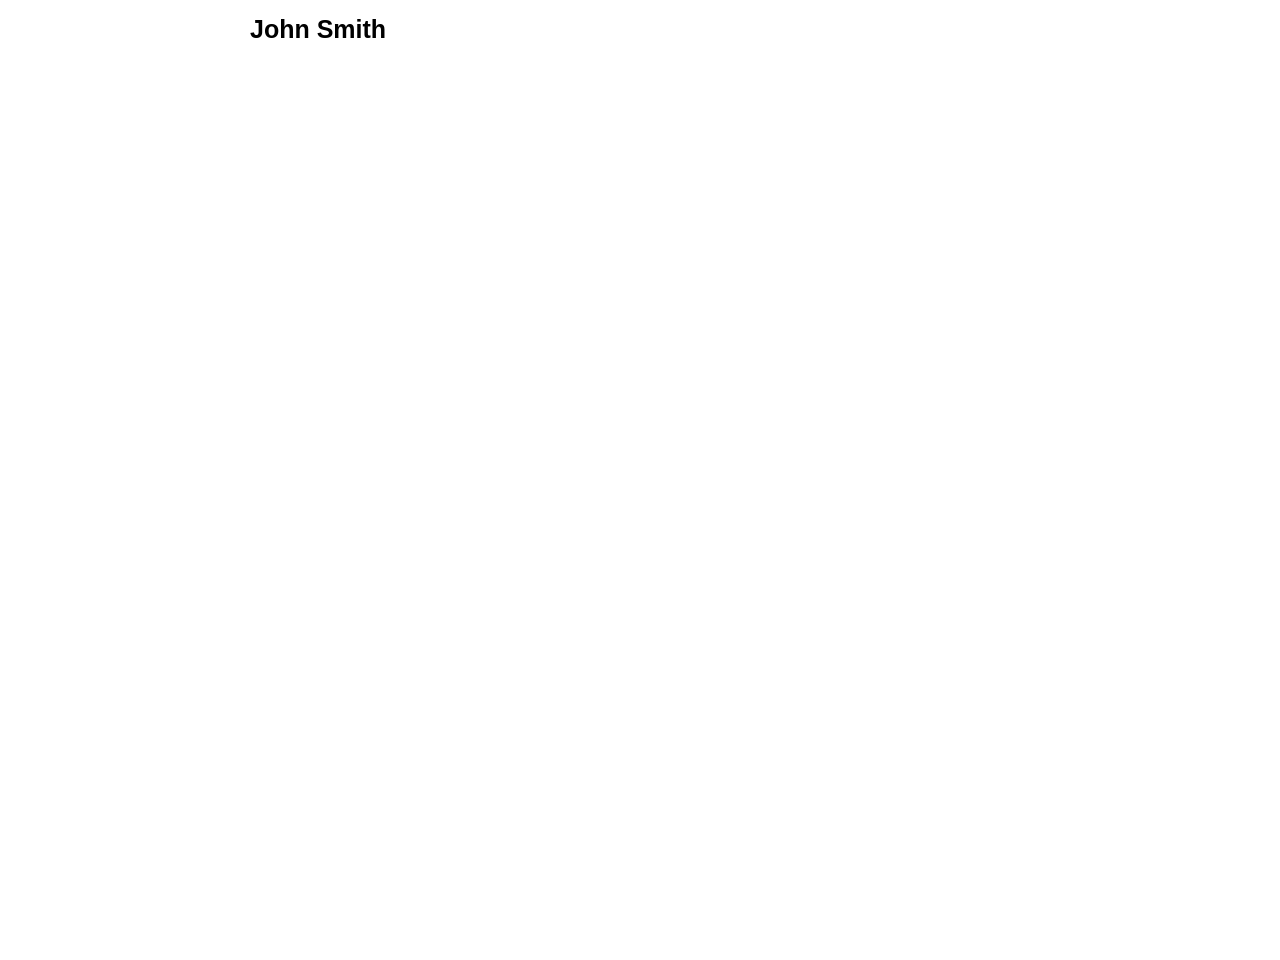
<file: index.html>
<!DOCTYPE html>
<html lang="en">
<head>
    <meta charset="UTF-8">
    <meta name="viewport" content="width=device-width, initial-scale=1.0">
    <title>2-figma</title>
    <link rel="stylesheet" href="./style.css">
</head>
<body>
    <nav>
            <h1>John Smith</h1>
        </nav>
    <div class="container">
        
        <div class="box">
            <h1>I'm John. <br>
                I build beatiful responsive website 
            </h1><br><br>
            <span>
                <div class="box1">
                    <a href="./ichki.html">Wiew Portfolio</a>
                </div>
            <div class="box2">
                <a href="./kerak.html">Hire Me</a>
            </div>
            </span>
        </div>
    </div>
</body>
</html>
</file>
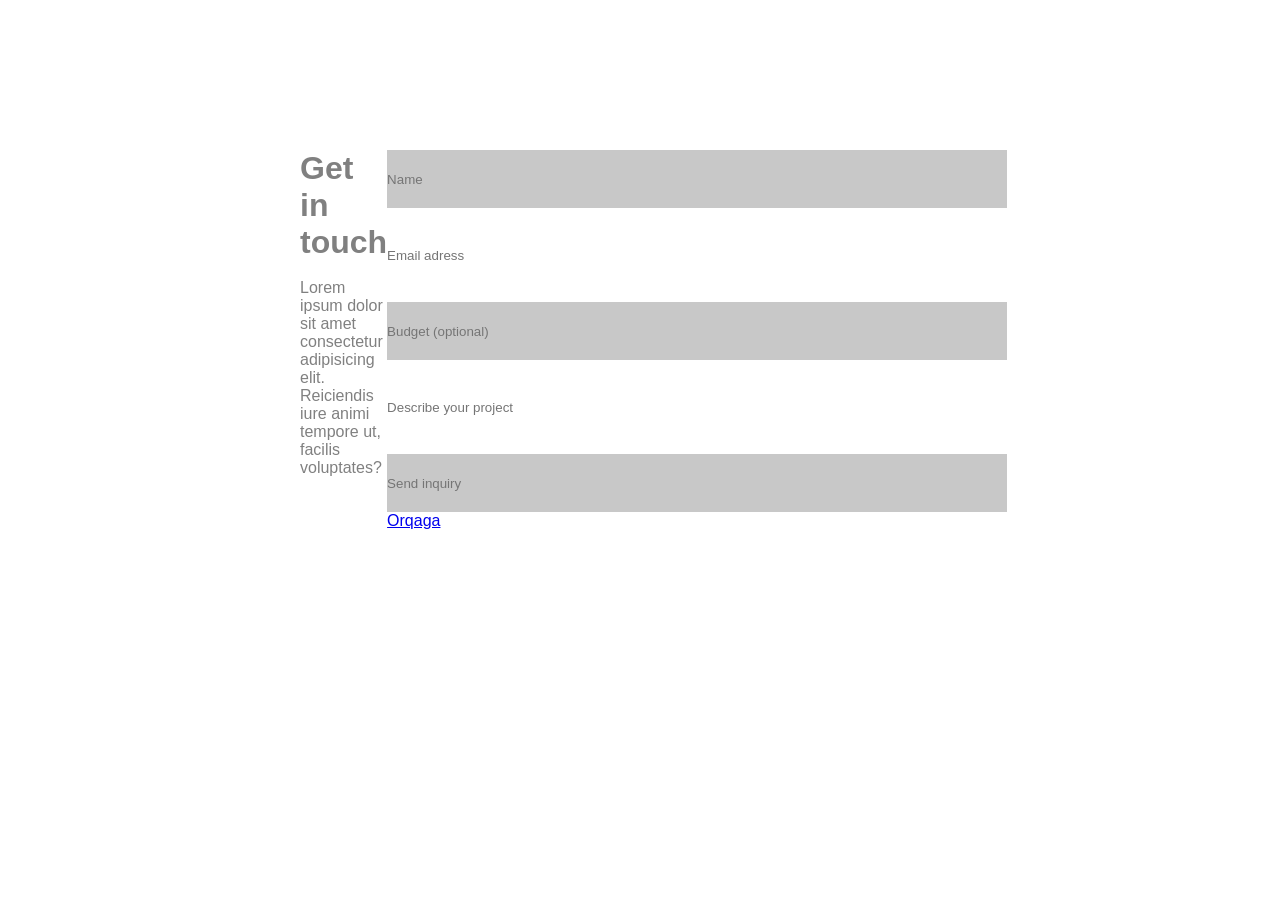
<file: bilmadim.html>
<!DOCTYPE html>
<html lang="en">
<head>
    <meta charset="UTF-8">
    <meta name="viewport" content="width=device-width, initial-scale=1.0">
    <title>Document</title>
    <link rel="stylesheet" href="./bilmadim.css">
</head>
<body>
    <div class="container">
        <div class="bo">
        </span>
                <div class="box1">
                <h1>Get in touch</h1><br>
                <p>Lorem ipsum dolor sit amet consectetur <br>
                    adipisicing elit. Reiciendis iure animi <br>
                    tempore ut, facilis voluptates?</p>
            </div>
            <div class="box2">
                <input class="b1" type="text" placeholder="Name"><br>
                <input class="b2" type="text" placeholder="Email adress"><br>
                <input class="b3" type="text" placeholder="Budget (optional)"><br>
                <input class="b4" type="text" placeholder="Describe your project"><br>
                <input class="b5" type="text" placeholder="Send inquiry">
                <a href="kerak.html">Orqaga</a>
            </div>
            </span>
        </div>
    </div>
</body>
</html>
</file>
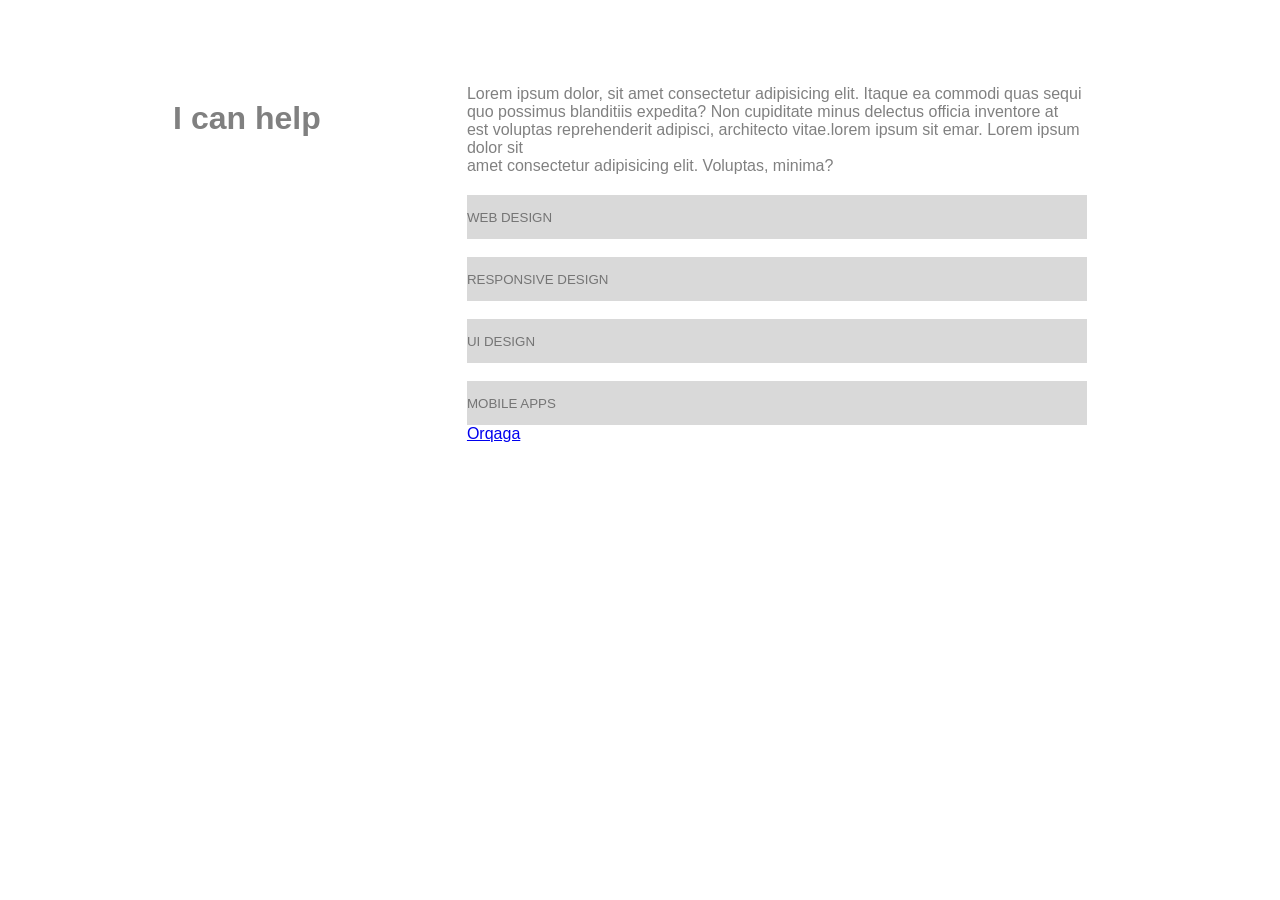
<file: ichki.html>
<!DOCTYPE html>
<html lang="en">
<head>
    <meta charset="UTF-8">
    <meta name="viewport" content="width=device-width, initial-scale=1.0">
    <title>Document</title>
    <link rel="stylesheet" href="./ichki.css">
</head>
<body>
    <div class="container">
        <div class="box">
            <h1>I can help</h1>
        </div>
            <span>
                <div class="box1">
                    Lorem ipsum dolor, sit amet consectetur adipisicing elit. Itaque ea commodi quas sequi <br>
                     quo possimus blanditiis expedita? Non cupiditate minus delectus officia inventore at <br>
                      est voluptas reprehenderit  adipisci, architecto vitae.lorem ipsum sit emar. Lorem ipsum dolor sit <br>
                       amet consectetur adipisicing elit. Voluptas, minima?
                </div>
                <div class="box2">
                    <input class="1" type="text" placeholder="WEB DESIGN"><br><br>
                    <input class="2" type="text" placeholder="RESPONSIVE DESIGN"><br><br>
                    <input class="3" type="text" placeholder="UI DESIGN"><br><br>
                    <input class="4" type="text" placeholder="MOBILE APPS"><br>
                     <a href="./index.html">Orqaga</a>
                    
                </div>
            </span>
        </div>
    </div>
</body>
</html>
</file>
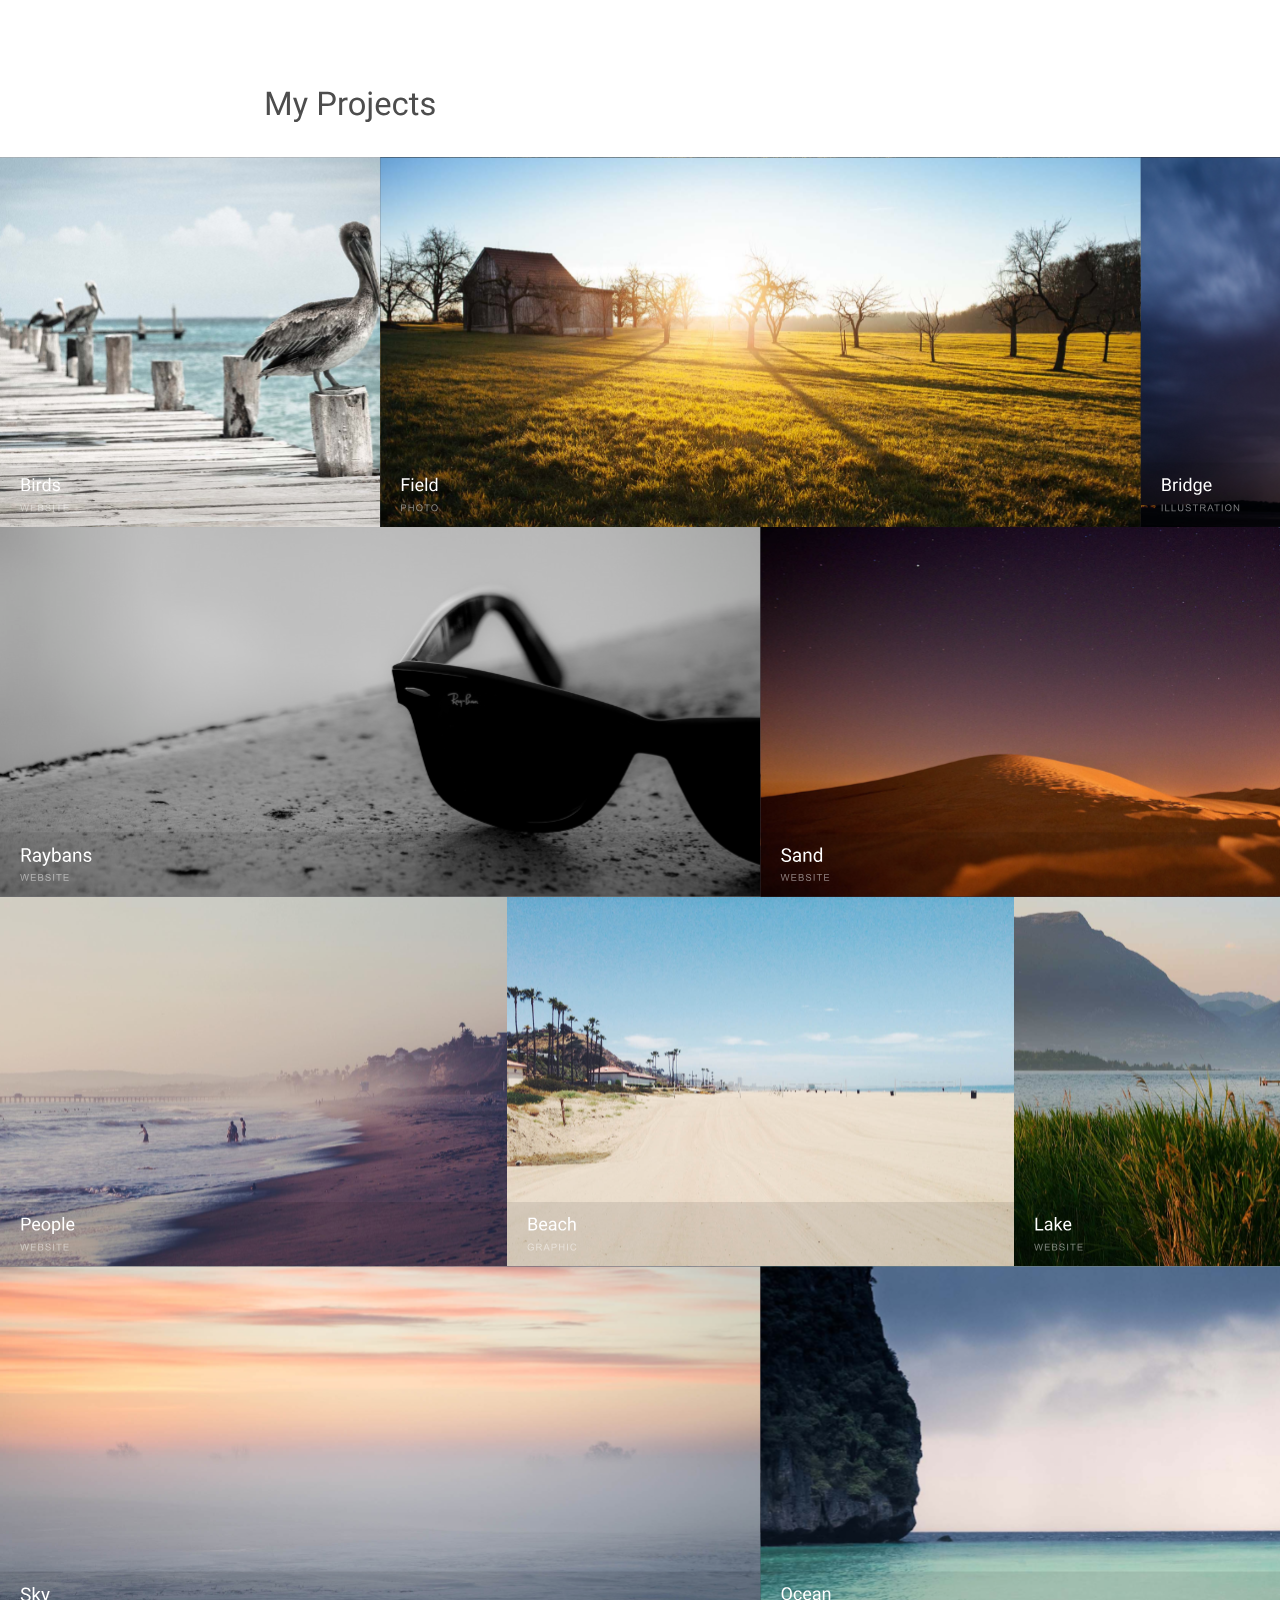
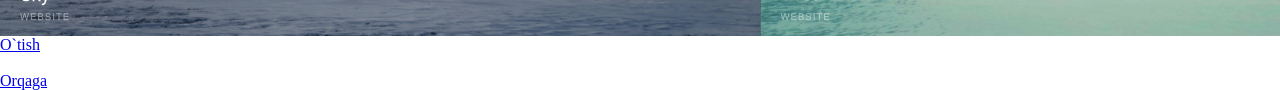
<file: kerak.html>
<!DOCTYPE html>
<html lang="en">
<head>
    <meta charset="UTF-8">
    <meta name="viewport" content="width=device-width, initial-scale=1.0">
    <title>Document</title>
    <link rel="stylesheet" href="./kerak.css">
</head>
<body>
    <div class="container">
        <img src="./Frame.svg" alt="">
        <a href="./bilmadim.html">O`tish</a><br><br>
        <a href="./index.html">Orqaga</a>
    </div>
</body>
</html>
</file>
<file: style.css>
*{
    padding: 0;
    margin: 0;
    box-sizing: border-box;
}
.container{
    width: 100%;
    height: 100vh;
    background-image:  linear-gradient(rgba(255, 192, 203, 0.71)), url(./photo_2026-09-20_15-21-53.jpg);
    background-repeat: no-repeat;
    background-size: cover;
    background-position: center;
    padding: 0px 200px;
}
nav{
    width: 100%;
    height: 60px;
    border: 3px;
    background-color: white;
    padding: 15px 250px;
}
nav h1{
    font-size: 25px;
    font-family: sans-serif;

}
.box{
    width: 1000px;
    height: 700px;
    background-color: transparent;
    color: white;
    display: flex;
    justify-content: center;
    align-items: center;
    flex-direction: column;
    font-size: 30px;
    font-family:sans-serif;
}
span{
    width: 900px;
    height: 20px;
    display: flex;
    gap: 35px;
    border: 3px;
}
.box h1{
    font-weight: 100;
}
span a{
    font-family: 'Lucida Sans', 'Lucida Sans Regular', 'Lucida Grande', 'Lucida Sans Unicode', Geneva, Verdana, sans-serif;
    color: white;
}
.box1{
    width: 300px;
    height: 90px;
    border: 3px solid white;
    padding: 15px 30px;
}
.box2{
width: 200px;
    height: 90px;
    border: 3px solid white;
    padding: 15px 30px;
}
</file>
<file: bilmadim.css>
*{
    padding: 0;
    margin: 0;
    box-sizing: border-box;
}
.container{
    width: 100%;
    height: 100vh;
    display: flex;
    justify-content: space-between;
    padding: 100px;
    font-family: sans-serif;
    color: gray;
}
.box1{
    width: 319.98px;
    height: 138px;
    border: 3px;
}
.bo{
    width: 100%;
    height: 773px;
    display: flex;
    justify-content: start;
    padding: 50px 200px;
}
.box2 input{
    width: 620px;
    height: 58px;
    border: none;
    display: flex;
    justify-content: center;
    flex-direction: column;
}
.b1{
    background-color: rgba(128, 128, 128, 0.434);
}
.b3{
    background-color: rgba(128, 128, 128, 0.434);
}
.b4{
    width: 620px;
    height: 128px;
}
.b5{
    width: 150px;
    height: 56px;
    background-color: rgba(128, 128, 128, 0.434);
    display: flex;
}
</file>
<file: ichki.css>
*{
    padding: 0;
    margin: 0;
    box-sizing: border-box;
}
.container{
    width: 100%;
    height: 100vh;
    font-family: sans-serif;
    display: flex;
    justify-content: space-around;
    padding: 100px 100px;
    color: grey;
}
span{
    width: 639.98px;
    height: 328px;
    border: 3px;
    display: flex;
    justify-content: right;
    flex-direction: column;
    justify-content: center;
    gap: 20px;
}
.box{
    font-family: sans-serif;
}
.box2 input{
    width: 620px;
    height: 44px;
    left: 0.02px;
    background-color: rgba(128, 128, 128, 0.3) ;
    border: none;
    top: 62px;
}
</file>
<file: kerak.css>
*{
    padding: 0;
    margin: 0;
    box-sizing: border-box;
}
.container{
    width: 100%;
    height: 100vh;
}
img{
    background-size: cover;
    width: 1521px;
    display: flex;
}
</file>
